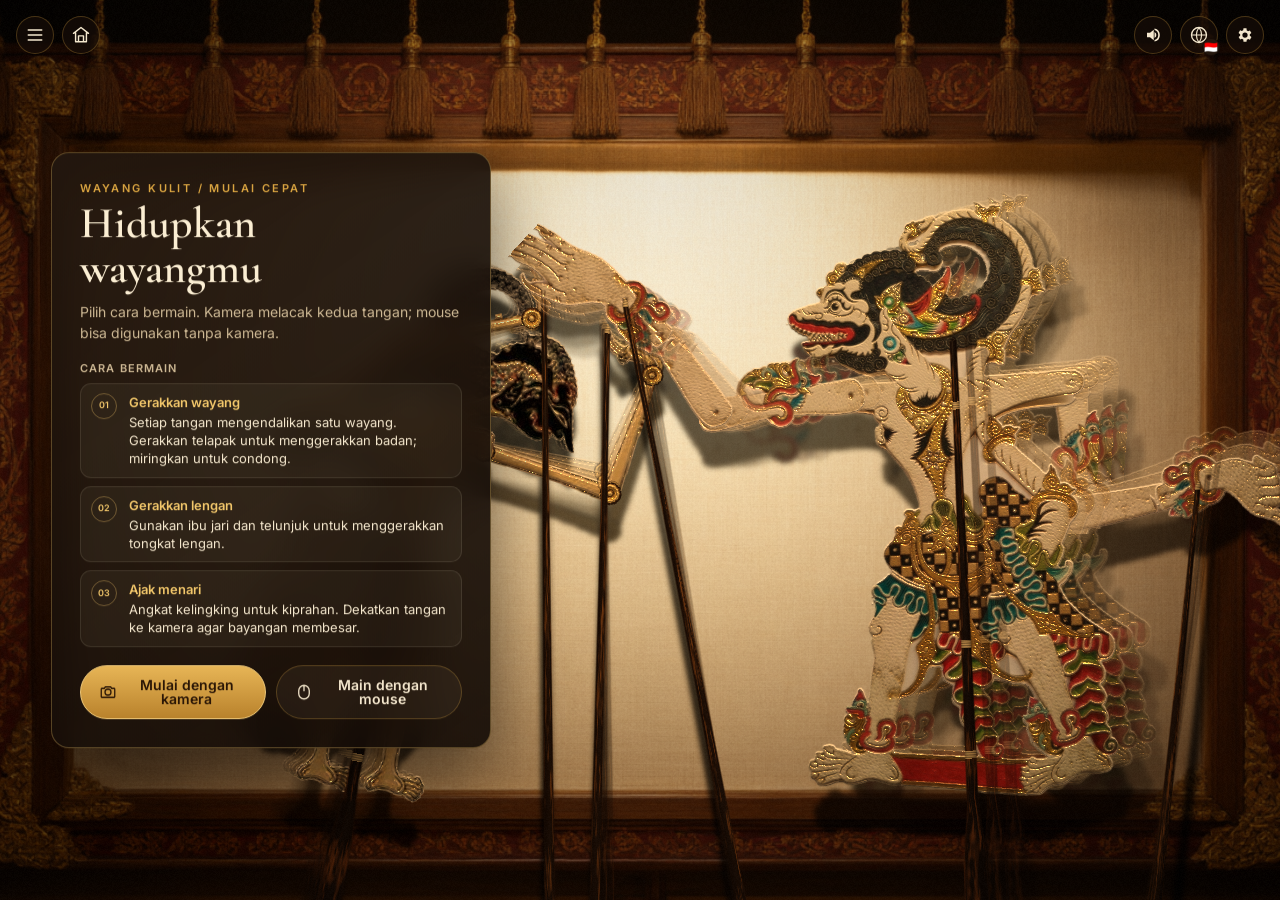
<file: index.html>
<!doctype html>
<html lang="id">
  <head>
    <meta charset="utf-8" />
    <meta name="viewport" content="width=device-width, initial-scale=1" />
    <title>Wayang Kulit — Hand Puppetry</title>
    <link rel="preconnect" href="https://fonts.googleapis.com" />
    <link rel="preconnect" href="https://fonts.gstatic.com" crossorigin />
    <link href="https://fonts.googleapis.com/css2?family=Cormorant+Garamond:ital,wght@0,500;0,600;1,500&family=Inter:wght@400;500;600&display=swap" rel="stylesheet" />
    <link rel="stylesheet" href="styles.css" />
  </head>
  <body>
    <canvas id="stage" aria-label="Panggung wayang kulit" data-i18n-aria-label="stage.label"></canvas>
    <video id="video" playsinline muted></video>

    <section id="intro" class="panel intro">
      <p class="eyebrow" data-i18n="intro.eyebrow">Wayang Kulit / Quick start</p>
      <h1 data-i18n-html="intro.title">Bring the puppets<br />to life</h1>
      <p class="lede" data-i18n="intro.lede">Choose how to play. Camera tracks both hands; mouse works without a camera.</p>
      <p class="howto-heading" data-i18n="intro.howto">How to play</p>
      <ul class="howto">
        <li>
          <span class="step-number" aria-hidden="true">01</span>
          <span class="step-copy"><span class="k" data-i18n="intro.step.move">Move a puppet</span><span class="howto-detail" data-i18n="intro.step.move.detail">Each hand controls its matching puppet. Your palm moves the body; tilt to lean.</span></span>
        </li>
        <li>
          <span class="step-number" aria-hidden="true">02</span>
          <span class="step-copy"><span class="k" data-i18n="intro.step.arms">Guide the arms</span><span class="howto-detail" data-i18n="intro.step.arms.detail">Use your thumb and index finger to move the arm rods.</span></span>
        </li>
        <li>
          <span class="step-number" aria-hidden="true">03</span>
          <span class="step-copy"><span class="k" data-i18n="intro.step.dance">Make it dance</span><span class="howto-detail" data-i18n="intro.step.dance.detail">Raise your little finger for kiprahan. Move closer to enlarge the shadow.</span></span>
        </li>
      </ul>
      <div class="actions">
        <button id="start-camera" class="btn primary">
          <svg viewBox="0 0 24 24" aria-hidden="true"><path d="M4 7h3l1.5-2h7L17 7h3a1 1 0 0 1 1 1v10a1 1 0 0 1-1 1H4a1 1 0 0 1-1-1V8a1 1 0 0 1 1-1Zm8 9a4 4 0 1 0 0-8 4 4 0 0 0 0 8Z" fill="none" stroke="currentColor" stroke-width="1.7" stroke-linejoin="round"/></svg>
          <span data-i18n="intro.camera">Start with camera</span>
        </button>
        <button id="use-mouse" class="btn">
          <svg viewBox="0 0 24 24" aria-hidden="true"><path d="M12 3a7 7 0 0 0-7 7v4a7 7 0 0 0 14 0v-4a7 7 0 0 0-7-7Zm0 0v7" fill="none" stroke="currentColor" stroke-width="1.7" stroke-linecap="round" stroke-linejoin="round"/></svg>
          <span data-i18n="intro.mouse">Play with mouse</span>
        </button>
      </div>
      <p id="intro-status" class="status-line" role="status"></p>
    </section>

    <div id="hud" class="hud">
      <div class="pill" id="status" hidden><span class="dot"></span><span id="status-text"></span></div>
    </div>

    <div id="sound-control" class="sound-control">
      <button id="sound-toggle" class="icon-btn sound-btn" type="button" aria-label="Music volume" aria-expanded="false" aria-controls="sound-menu" title="Music volume" data-i18n-aria-label="settings.volume" data-i18n-title="settings.volume">
        <svg class="on" viewBox="0 0 24 24" width="18" height="18" aria-hidden="true"><path fill="currentColor" d="M4 9v6h4l5 4V5L8 9H4Zm12.5 3a4.5 4.5 0 0 0-2.5-4v8a4.5 4.5 0 0 0 2.5-4Zm-2.5-8.8v2.1a7 7 0 0 1 0 13.4v2.1a9 9 0 0 0 0-17.6Z"/></svg>
        <svg class="off" viewBox="0 0 24 24" width="18" height="18" aria-hidden="true"><path fill="currentColor" d="M4 9v6h4l5 4V5L8 9H4Zm12.6 3 2.7-2.7-1.4-1.4-2.7 2.7-2.7-2.7-1.4 1.4 2.7 2.7-2.7 2.7 1.4 1.4 2.7-2.7 2.7 2.7 1.4-1.4-2.7-2.7Z" transform="translate(2 0)"/></svg>
      </button>
      <div id="sound-menu" class="panel sound-menu" role="group" aria-label="Music volume" data-i18n-aria-label="settings.volume" hidden>
        <div class="sound-volume-control">
          <label for="opt-volume" data-i18n="settings.volume">Music volume</label>
          <div class="sound-volume-row">
            <button id="sound-mute-toggle" class="sound-mute-toggle" type="button" aria-label="Mute music" aria-pressed="false" title="Mute music" data-i18n-aria-label="sound.mute-toggle" data-i18n-title="sound.mute-toggle">
              <svg class="on" viewBox="0 0 24 24" width="18" height="18" aria-hidden="true"><path fill="currentColor" d="M4 9v6h4l5 4V5L8 9H4Zm12.5 3a4.5 4.5 0 0 0-2.5-4v8a4.5 4.5 0 0 0 2.5-4Zm-2.5-8.8v2.1a7 7 0 0 1 0 13.4v2.1a9 9 0 0 0 0-17.6Z"/></svg>
              <svg class="off" viewBox="0 0 24 24" width="18" height="18" aria-hidden="true"><path fill="currentColor" d="M4 9v6h4l5 4V5L8 9H4Zm12.6 3 2.7-2.7-1.4-1.4-2.7 2.7-2.7-2.7-1.4 1.4 2.7 2.7-2.7 2.7 1.4 1.4 2.7-2.7 2.7 2.7 1.4-1.4-2.7-2.7Z" transform="translate(2 0)"/></svg>
            </button>
            <input type="range" id="opt-volume" min="0" max="1" step="0.01" value="0.6" />
          </div>
        </div>
      </div>
    </div>
    <div id="language-picker" class="language-picker">
      <button id="language-toggle" class="icon-btn language-toggle" type="button" aria-label="Change language" aria-expanded="false" aria-controls="language-menu" title="Change language" data-i18n-aria-label="nav.language" data-i18n-title="nav.language">
        <svg viewBox="0 0 24 24" width="20" height="20" aria-hidden="true"><circle cx="12" cy="12" r="9" fill="none" stroke="currentColor" stroke-width="1.6"/><path d="M3.5 12h17M12 3a14.5 14.5 0 0 1 0 18M12 3a14.5 14.5 0 0 0 0 18" fill="none" stroke="currentColor" stroke-width="1.4"/></svg>
        <span id="language-flag" class="language-flag" aria-hidden="true">🇮🇩</span>
      </button>
      <div id="language-menu" class="panel language-menu" role="group" aria-label="Choose language" data-i18n-aria-label="nav.language" hidden>
        <button class="language-option" type="button" data-language="id" aria-pressed="false">
          <span class="language-option-flag" aria-hidden="true">🇮🇩</span>
          <span data-i18n="language.indonesian">Bahasa Indonesia</span>
        </button>
        <button class="language-option" type="button" data-language="en" aria-pressed="false">
          <span class="language-option-flag" aria-hidden="true">🇬🇧</span>
          <span data-i18n="language.english">English</span>
        </button>
      </div>
    </div>
    <button id="menu-toggle" class="icon-btn" type="button" aria-label="Menu" aria-expanded="false" aria-controls="app-menu" title="Menu" data-i18n-aria-label="nav.menu" data-i18n-title="nav.menu">
      <svg viewBox="0 0 24 24" width="20" height="20" aria-hidden="true"><path d="M4 6h16M4 12h16M4 18h16" fill="none" stroke="currentColor" stroke-width="2" stroke-linecap="round"/></svg>
    </button>
    <button id="home-toggle" class="icon-btn" type="button" aria-label="Kembali ke menu utama" title="Kembali ke menu utama" data-i18n-aria-label="nav.home" data-i18n-title="nav.home">
      <svg viewBox="0 0 24 24" width="20" height="20" aria-hidden="true"><path d="m3 10 9-7 9 7M5.5 9v11h13V9M9 20v-7h6v7" fill="none" stroke="currentColor" stroke-width="1.7" stroke-linecap="round" stroke-linejoin="round"/></svg>
    </button>
    <button id="settings-toggle" class="icon-btn" aria-label="Settings" aria-expanded="false" data-i18n-aria-label="nav.settings">
      <svg viewBox="0 0 24 24" width="18" height="18" aria-hidden="true"><path fill="currentColor" d="M19.4 13a7.6 7.6 0 0 0 0-2l2.1-1.6-2-3.5-2.5 1a7.3 7.3 0 0 0-1.7-1L15 3h-4l-.4 2.7a7.3 7.3 0 0 0-1.7 1l-2.5-1-2 3.5L6.6 11a7.6 7.6 0 0 0 0 2l-2.1 1.6 2 3.5 2.5-1a7.3 7.3 0 0 0 1.7 1L11 21h4l.4-2.7a7.3 7.3 0 0 0 1.7-1l2.5 1 2-3.5ZM13 15.5a3.5 3.5 0 1 1 0-7 3.5 3.5 0 0 1 0 7Z" transform="translate(-1 0)"/></svg>
    </button>

    <nav id="app-menu" class="panel app-menu" aria-label="Menu fitur" data-i18n-aria-label="menu.label" hidden>
      <p class="menu-heading" data-i18n="menu.heading">Fitur</p>
      <button id="open-quiz" class="menu-item" type="button">
        <span class="menu-item-icon" aria-hidden="true">
          <svg viewBox="0 0 24 24" width="20" height="20"><path d="M5 4.5A2.5 2.5 0 0 1 7.5 2H20v17H7.5A2.5 2.5 0 0 0 5 21.5v-17ZM5 18a2.5 2.5 0 0 1 2.5-2.5H20M10 7h6M10 10h6" fill="none" stroke="currentColor" stroke-width="1.6" stroke-linecap="round" stroke-linejoin="round"/></svg>
        </span>
        <span class="menu-item-copy">
          <span class="menu-item-title" data-i18n="menu.quiz.title">Quiz Tokoh Wayang</span>
          <span class="menu-item-description" data-i18n="menu.quiz.description">Uji pengetahuanmu tentang tokoh wayang.</span>
        </span>
        <svg class="menu-item-arrow" viewBox="0 0 24 24" width="16" height="16" aria-hidden="true"><path d="m9 18 6-6-6-6" fill="none" stroke="currentColor" stroke-width="1.8" stroke-linecap="round" stroke-linejoin="round"/></svg>
      </button>
      <button id="open-stories" class="menu-item" type="button">
        <span class="menu-item-icon" aria-hidden="true">
          <svg viewBox="0 0 24 24" width="20" height="20"><path d="M5 4.5A2.5 2.5 0 0 1 7.5 2H20v17H7.5A2.5 2.5 0 0 0 5 21.5v-17ZM5 18a2.5 2.5 0 0 1 2.5-2.5H20M10 7h6M10 10h6" fill="none" stroke="currentColor" stroke-width="1.6" stroke-linecap="round" stroke-linejoin="round"/></svg>
        </span>
        <span class="menu-item-copy">
          <span class="menu-item-title" data-i18n="menu.stories.title">Cerita Wayang</span>
          <span class="menu-item-description" data-i18n="menu.stories.description">Tonton kisah wayang dengan narator, subtitle tersinkron, dan gestur menunjuk sesuai fokus adegan atau pembicara.</span>
        </span>
        <svg class="menu-item-arrow" viewBox="0 0 24 24" width="16" height="16" aria-hidden="true"><path d="m9 18 6-6-6-6" fill="none" stroke="currentColor" stroke-width="1.8" stroke-linecap="round" stroke-linejoin="round"/></svg>
      </button>
    </nav>

    <aside id="settings" class="panel settings" hidden>
      <h2 data-i18n="settings.heading">Settings</h2>
      <label><span data-i18n="settings.puppets">Puppets</span>
        <select id="opt-characters">
          <option value="two" data-i18n="settings.puppets.two">Two puppets, one per hand</option>
          <option value="one" data-i18n="settings.puppets.one">One puppet</option>
        </select>
      </label>
      <label><span data-i18n="settings.left">Left puppet</span>
        <select id="opt-char-left"></select>
      </label>
      <label id="char-right-row"><span data-i18n="settings.right">Right puppet</span>
        <select id="opt-char-right"></select>
      </label>
      <label><span data-i18n="settings.fingers">Arm-rod fingers</span>
        <select id="opt-fingers">
          <option value="thumb-index" data-i18n="settings.fingers.thumb-index">Thumb + index</option>
          <option value="thumb-pinky" data-i18n="settings.fingers.thumb-pinky">Thumb + pinky (arms spread wider)</option>
          <option value="index-pinky" data-i18n="settings.fingers.index-pinky">Index + pinky</option>
        </select>
      </label>
      <label id="bodyhand-row" hidden><span data-i18n="settings.bodyhand">Body hand (one puppet, two hands)</span>
        <select id="opt-bodyhand">
          <option value="right" data-i18n="settings.bodyhand.right">Right hand holds the gapit</option>
          <option value="left" data-i18n="settings.bodyhand.left">Left hand holds the gapit</option>
        </select>
      </label>
      <label><span data-i18n="settings.facing">Facing</span>
        <select id="opt-facing">
          <option value="target" data-i18n="settings.facing.target">Face each other</option>
          <option value="walk" data-i18n="settings.facing.walk">Face the way they walk</option>
          <option value="manual" data-i18n="settings.facing.manual">Manual (F / G to turn)</option>
        </select>
      </label>
      <label class="row"><input type="checkbox" id="opt-audience-view" /><span data-i18n="settings.audience">POV penonton: tampilkan bayangan saja</span></label>
      <label><span data-i18n="settings.background">Background</span>
        <select id="opt-background"></select>
      </label>
      <label><span data-i18n="settings.music">Music</span>
        <select id="opt-music"></select>
      </label>
      <label class="row"><input type="checkbox" id="opt-camera" checked /><span data-i18n="settings.camera">Show camera preview</span></label>
      <button id="opt-popout" class="btn small" type="button" data-i18n="settings.camera.open">Open camera in new window</button>
      <label><span data-i18n="settings.size">Puppet size</span>
        <input type="range" id="opt-size" min="0.36" max="0.72" step="0.01" value="0.53" />
      </label>
    </aside>

    <div id="preview-box" role="group" aria-label="Pratinjau kamera. Seret atau gunakan tombol panah untuk memindahkannya." data-i18n-aria-label="preview.label" tabindex="0" hidden>
      <canvas id="preview" width="320" height="180"></canvas>
      <button id="preview-popout" class="popout-btn" type="button" aria-label="Open camera in a new window" title="Open in a new window (P)" data-i18n-aria-label="preview.popout" data-i18n-title="preview.popout.title">
        <svg viewBox="0 0 24 24" width="16" height="16" aria-hidden="true"><path fill="currentColor" d="M14 3h7v7h-2V6.4l-8.3 8.3-1.4-1.4L17.6 5H14V3ZM5 5h6v2H5v12h12v-6h2v6a2 2 0 0 1-2 2H5a2 2 0 0 1-2-2V7a2 2 0 0 1 2-2Z"/></svg>
      </button>
    </div>
    <div id="toast" class="toast" role="status" aria-live="polite"></div>
    <div id="error" class="panel error" hidden></div>

    <div id="quiz-modal" class="quiz-backdrop" hidden>
      <section class="panel quiz-dialog" role="dialog" aria-modal="true" aria-labelledby="quiz-title" tabindex="-1">
        <header class="quiz-header">
          <div>
            <p class="eyebrow">Wayang Kulit</p>
            <h2 id="quiz-title" data-i18n="quiz.title">Quiz Tokoh Wayang</h2>
          </div>
          <button id="quiz-close" class="quiz-close" type="button" aria-label="Tutup quiz" data-i18n-aria-label="quiz.close">×</button>
        </header>
        <div id="quiz-game">
          <div class="quiz-meta">
            <span id="quiz-progress"></span>
            <span id="quiz-score"></span>
          </div>
          <p id="quiz-question" class="quiz-question"></p>
          <div id="quiz-options" class="quiz-options" role="group" aria-label="Pilihan jawaban" data-i18n-aria-label="quiz.options"></div>
          <p id="quiz-feedback" class="quiz-feedback" role="status" aria-live="polite"></p>
          <button id="quiz-next" class="btn primary" type="button" hidden></button>
        </div>
        <div id="quiz-results" hidden>
          <p id="quiz-result-score" class="quiz-result-score"></p>
          <div class="actions">
            <button id="quiz-restart" class="btn primary" type="button" data-i18n="quiz.restart">Main lagi</button>
            <button id="quiz-finish" class="btn" type="button" data-i18n="quiz.finish">Selesai</button>
          </div>
        </div>
      </section>
    </div>

    <div id="story-modal" class="quiz-backdrop" hidden>
      <section class="panel quiz-dialog story-dialog" role="dialog" aria-modal="true" aria-labelledby="story-title" tabindex="-1">
        <header class="quiz-header">
          <div>
            <p class="eyebrow" data-i18n="story.eyebrow">Pertunjukan wayang</p>
            <h2 id="story-title" data-i18n="story.title">Pilih cerita</h2>
          </div>
          <button id="story-close" class="quiz-close" type="button" aria-label="Tutup pilihan cerita" data-i18n-aria-label="story.close">×</button>
        </header>
        <div id="story-list" class="story-list"></div>
        <p class="story-voice-note" data-i18n="story.voice-note">Dialog Werkudara–Dewa Ruci menampilkan gestur menunjuk pada tokoh yang berbicara dan meminta akses kamera saat cerita dimulai.</p>
      </section>
    </div>

    <audio id="story-narration" preload="auto" hidden></audio>
    <section id="story-playback" class="story-playback" aria-label="Pemutaran cerita" data-i18n-aria-label="story.playback" hidden>
      <div id="story-caption" class="story-caption" aria-live="polite">
        <p id="story-line" class="story-line"></p>
      </div>
      <div class="story-toolbar">
        <div class="story-controls" role="toolbar" aria-label="Kontrol pemutaran cerita" data-i18n-aria-label="story.controls">
          <button id="story-prev" class="story-icon-btn" type="button" aria-label="Narasi sebelumnya" title="Narasi sebelumnya" data-i18n-aria-label="story.prev" data-i18n-title="story.prev">
            <svg viewBox="0 0 24 24" aria-hidden="true"><path d="m15 5-7 7 7 7M8 12h12" fill="none" stroke="currentColor" stroke-width="1.8" stroke-linecap="round" stroke-linejoin="round"/></svg>
          </button>
          <button id="story-play-toggle" class="story-icon-btn" type="button" aria-label="Jeda cerita" title="Jeda cerita">
            <svg class="icon-play" viewBox="0 0 24 24" aria-hidden="true"><path d="m8 5 11 7-11 7V5Z" fill="currentColor"/></svg>
            <svg class="icon-pause" viewBox="0 0 24 24" aria-hidden="true"><path d="M7 5h4v14H7zM15 5h4v14h-4z" fill="currentColor"/></svg>
          </button>
          <button id="story-next" class="story-icon-btn" type="button" aria-label="Narasi berikutnya" title="Narasi berikutnya">
            <svg viewBox="0 0 24 24" aria-hidden="true"><path d="m9 5 7 7-7 7m7-7H4" fill="none" stroke="currentColor" stroke-width="1.8" stroke-linecap="round" stroke-linejoin="round"/></svg>
          </button>
          <button id="story-subtitle-toggle" class="story-icon-btn" type="button" aria-label="Sembunyikan subtitle" title="Sembunyikan subtitle" aria-pressed="true">
            <svg class="icon-eye" viewBox="0 0 24 24" aria-hidden="true"><path d="M2.5 12s3.2-6 9.5-6 9.5 6 9.5 6-3.2 6-9.5 6-9.5-6-9.5-6Z" fill="none" stroke="currentColor" stroke-width="1.7"/><circle cx="12" cy="12" r="2.6" fill="none" stroke="currentColor" stroke-width="1.7"/></svg>
            <svg class="icon-eye-off" viewBox="0 0 24 24" aria-hidden="true"><path d="M3 3 21 21M10.6 6.2A10.7 10.7 0 0 1 12 6c6.3 0 9.5 6 9.5 6a14 14 0 0 1-3.1 3.8M6.2 6.3C3.9 7.8 2.5 12 2.5 12s3.2 6 9.5 6c1 0 1.9-.2 2.7-.5M9.9 9.9a3 3 0 0 0 4.2 4.2" fill="none" stroke="currentColor" stroke-width="1.7" stroke-linecap="round" stroke-linejoin="round"/></svg>
          </button>
          <button id="story-exit" class="story-icon-btn" type="button" aria-label="Keluar dari cerita" title="Keluar dari cerita" data-i18n-aria-label="story.exit" data-i18n-title="story.exit">
            <svg viewBox="0 0 24 24" aria-hidden="true"><path d="M10 17l5-5-5-5m5 5H3m9-9h7a2 2 0 0 1 2 2v14a2 2 0 0 1-2 2h-7" fill="none" stroke="currentColor" stroke-width="1.8" stroke-linecap="round" stroke-linejoin="round"/></svg>
          </button>
        </div>
      </div>
    </section>

    <script type="module" src="main.js"></script>
  </body>
</html>
</file>
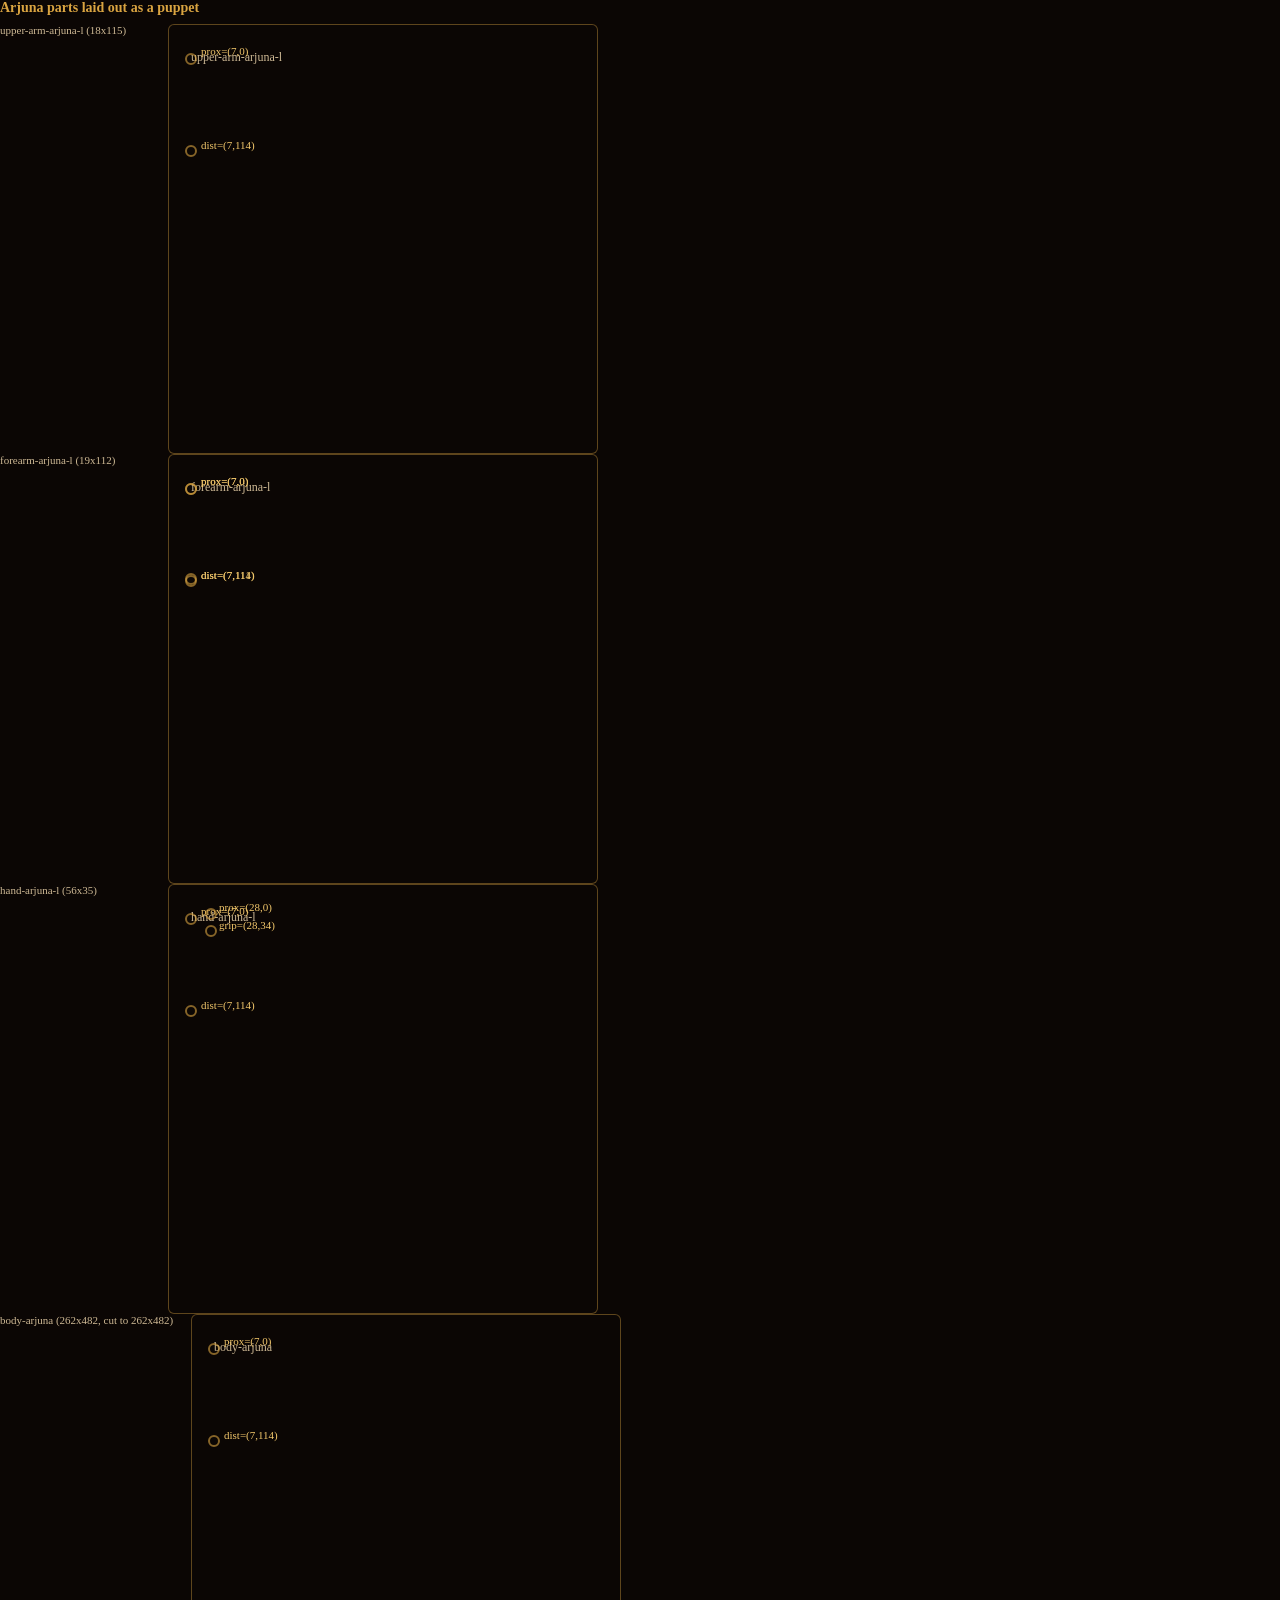
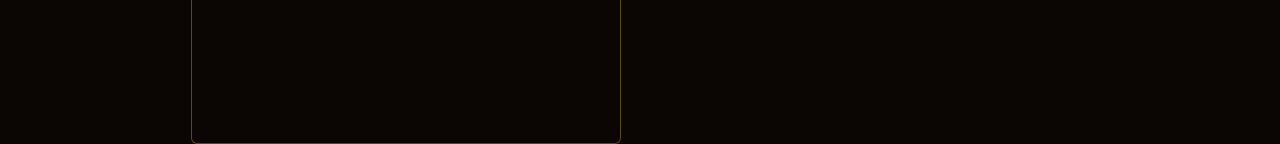
<file: _debug_arjuna.html>
<!doctype html><html><head><style>
body{background:#0b0604;margin:0;color:#f4e7cd;font-family:Inter}
#wrap{padding:32px;display:flex;flex-direction:column;gap:18px}
h2{margin:0 0 8px;font-size:14px;color:#d9a441}
.canvas-wrap{display:flex;gap:18px;align-items:flex-start;flex-wrap:wrap}
.canvas-wrap label{font-size:11px;color:#cdb894;min-width:150px}
canvas{border:1px solid rgba(217,164,65,.4);background:#0b0604;border-radius:6px;padding:14px}
</style></head><body>
<h2>Arjuna parts laid out as a puppet</h2>
<div class="canvas-wrap">
  <label>upper-arm-arjuna-l (18x115)</label>
  <canvas id="ca" width="400" height="400"></canvas>
</div>
<div class="canvas-wrap">
  <label>forearm-arjuna-l (19x112)</label>
  <canvas id="cb" width="400" height="400"></canvas>
</div>
<div class="canvas-wrap">
  <label>hand-arjuna-l (56x35)</label>
  <canvas id="cc" width="400" height="400"></canvas>
</div>
<div class="canvas-wrap">
  <label>body-arjuna (262x482, cut to 262x482)</label>
  <canvas id="cd" width="400" height="400"></canvas>
</div>
<script>
const imgs = {
  ca:new Image(), cb:new Image(), cc:new Image(), cd:new Image(),
  draw(){
    const parts=[
      {id:'ca',src:imgs.ca,ox:0,oy:0,label:'upper-arm-arjuna-l'},
      {id:'cb',src:imgs.cb,ox:0,oy:0,label:'forearm-arjuna-l'},
      {id:'cc',src:imgs.cc,ox:0,oy:0,label:'hand-arjuna-l'},
      {id:'cd',src:imgs.cd,ox:0,oy:0,label:'body-arjuna'},
    ];
    for(const p of parts){
      const c=document.getElementById(p.id).getContext('2d');
      c.clearRect(0,0,c.width,c.height);
      c.drawImage(p.src, p.ox, p.oy);
      // label
      c.fillStyle='#cdb894'; c.font='12px Inter'; c.fillText(p.label, 8, 22);
      c.strokeStyle='rgba(217,164,65,.6)'; c.lineWidth=2;
      // draw crosshair at center of a 18x115 strip (x=7..8, y=0..114 scaled)
      // upper arm
      c.beginPath(); c.arc(8, 20, 5, 0, 7); c.stroke();
      c.fillStyle='#f2c76b'; c.font='11px Inter'; c.fillText('prox=(7,0)', 18, 16);
      c.beginPath(); c.arc(8, 112, 5, 0, 7); c.stroke();
      c.fillStyle='#f2c76b'; c.fillText('dist=(7,114)', 18, 110);
    }
    // forearm
    const c2=document.getElementById('cb').getContext('2d');
    c2.beginPath(); c2.arc(8, 20, 5, 0, 7); c2.stroke();
    c2.fillStyle='#f2c76b'; c2.fillText('prox=(7,0)', 18, 16);
    c2.beginPath(); c2.arc(8, 110, 5, 0, 7); c2.stroke();
    c2.fillStyle='#f2c76b'; c2.fillText('dist=(7,111)', 18, 110);
    // hand
    const c3=document.getElementById('cc').getContext('2d');
    c3.beginPath(); c3.arc(28, 15, 5, 0, 7); c3.stroke();
    c3.fillStyle='#f2c76b'; c3.fillText('prox=(28,0)', 36, 12);
    c3.beginPath(); c3.arc(28, 32, 5, 0, 7); c3.stroke();
    c3.fillStyle='#f2c76b'; c3.fillText('grip=(28,34)', 36, 30);
  }
};
imgs.ca.src='assets/upper-arm-arjuna-l.png';
imgs.cb.src='assets/forearm-arjuna-l.png';
imgs.cc.src='assets/hand-arjuna-l.png';
imgs.cd.src='assets/body-arjuna.png';
imgs.draw();
</script>
</body></html>
</file>
<file: styles.css>
:root {
  --ink: #f4e7cd;
  --ink-dim: #cdb894;
  --gold: #d9a441;
  --gold-hi: #f2c76b;
  --panel: rgba(22, 13, 7, 0.74);
  --line: rgba(217, 164, 65, 0.28);
  --scrollbar-track: #21150f;
  --scrollbar-thumb: #76502d;
  --scrollbar-thumb-hover: #a9783f;
  --serif: 'Cormorant Garamond', 'Iowan Old Style', Georgia, serif;
  --sans: 'Inter', system-ui, -apple-system, 'Segoe UI', sans-serif;
}

* {
  box-sizing: border-box;
  scrollbar-color: var(--scrollbar-thumb) var(--scrollbar-track);
  scrollbar-width: thin;
}
[hidden] { display: none !important; }

::-webkit-scrollbar {
  width: 10px;
  height: 10px;
}
::-webkit-scrollbar-track {
  background: var(--scrollbar-track);
  border-radius: 999px;
}
::-webkit-scrollbar-thumb {
  background: var(--scrollbar-thumb);
  border: 2px solid var(--scrollbar-track);
  border-radius: 999px;
}
::-webkit-scrollbar-thumb:hover { background: var(--scrollbar-thumb-hover); }

html, body {
  margin: 0;
  height: 100%;
  overflow: hidden;
  background: #0b0604;
  color: var(--ink);
  font-family: var(--sans);
  font-size: 14px;
}

#stage {
  position: fixed;
  inset: 0;
  width: 100vw;
  height: 100vh;
  display: block;
  cursor: crosshair;
}

#video { display: none; }

.panel {
  background: var(--panel);
  border: 1px solid var(--line);
  border-radius: 14px;
  backdrop-filter: blur(10px) saturate(1.2);
  -webkit-backdrop-filter: blur(10px) saturate(1.2);
  box-shadow: 0 20px 60px rgba(0, 0, 0, 0.45);
}

.intro {
  position: fixed;
  left: max(16px, 4vw);
  top: 50%;
  transform: translateY(-50%);
  width: min(440px, calc(100vw - 32px));
  padding: 28px;
  border-color: rgba(242, 199, 107, 0.3);
  border-radius: 18px;
  background: linear-gradient(145deg, rgba(34, 23, 15, 0.94), rgba(17, 10, 6, 0.9));
  backdrop-filter: blur(16px) saturate(1.15);
  -webkit-backdrop-filter: blur(16px) saturate(1.15);
  box-shadow: 0 24px 70px rgba(0, 0, 0, 0.55);
  transition: opacity 0.5s ease, transform 0.5s ease;
}
.intro.gone {
  opacity: 0;
  transform: translate(-24px, -50%);
  pointer-events: none;
}
.intro h1 {
  margin-bottom: 10px;
  font-size: clamp(36px, 4vw, 44px);
}
.intro .lede {
  margin-bottom: 18px;
  font-size: 14px;
}
.howto-heading {
  margin: 0 0 8px;
  color: var(--ink-dim);
  font-size: 11px;
  font-weight: 600;
  letter-spacing: 0.1em;
  text-transform: uppercase;
}

.eyebrow {
  margin: 0 0 6px;
  color: var(--gold);
  font-size: 11px;
  letter-spacing: 0.22em;
  text-transform: uppercase;
  font-weight: 600;
}

h1 {
  margin: 0 0 10px;
  font-family: var(--serif);
  font-weight: 600;
  font-size: 38px;
  line-height: 1.02;
  color: #fbeed3;
}

.lede {
  margin: 0 0 18px;
  color: var(--ink-dim);
  line-height: 1.5;
}

.howto {
  list-style: none;
  margin: 0 0 18px;
  padding: 0;
  display: grid;
  gap: 8px;
}
.howto li {
  display: grid;
  grid-template-columns: 28px minmax(0, 1fr);
  align-items: start;
  gap: 10px;
  padding: 9px 10px;
  border: 1px solid rgba(244, 231, 205, 0.1);
  border-radius: 11px;
  background: rgba(255, 235, 200, 0.045);
  line-height: 1.4;
  color: var(--ink);
}
.step-number {
  width: 26px;
  height: 26px;
  display: grid;
  place-items: center;
  border: 1px solid rgba(242, 199, 107, 0.35);
  border-radius: 50%;
  color: var(--gold-hi);
  font-size: 9px;
  font-weight: 600;
  letter-spacing: 0.04em;
}
.step-copy {
  min-width: 0;
  display: grid;
  gap: 2px;
}
.howto .k {
  color: var(--gold-hi);
  font-weight: 600;
  font-size: 13px;
}
.howto-detail {
  color: var(--ink);
  font-size: 13px;
}

.actions { display: flex; gap: 10px; flex-wrap: wrap; }
.intro .actions .btn {
  flex: 1 1 170px;
  min-height: 48px;
  display: inline-flex;
  align-items: center;
  justify-content: center;
  gap: 9px;
}
.intro .actions .btn svg {
  width: 18px;
  height: 18px;
  flex: none;
}
#intro-status:empty { display: none; }
#intro-status { margin-top: 10px; }

.btn {
  appearance: none;
  border: 1px solid var(--line);
  background: rgba(255, 235, 200, 0.05);
  color: var(--ink);
  font: 600 14px/1 var(--sans);
  padding: 12px 18px;
  border-radius: 999px;
  cursor: pointer;
  transition: background 0.2s, border-color 0.2s, transform 0.1s;
}
.btn:hover { background: rgba(255, 235, 200, 0.1); border-color: rgba(217, 164, 65, 0.55); }
.btn:active { transform: translateY(1px); }
.btn.primary {
  background: linear-gradient(180deg, #e7b556, #b9822c);
  border-color: #f0c979;
  color: #2a1606;
}
.btn.primary:hover { background: linear-gradient(180deg, #f0c266, #c48d34); }
.btn:disabled { opacity: 0.6; cursor: progress; }

.status-line {
  min-height: 1.2em;
  margin: 14px 0 0;
  color: var(--ink-dim);
  font-size: 13px;
}
.status-line.err { color: #ffb39a; }

.hud {
  position: fixed;
  left: 16px;
  bottom: 16px;
  display: flex;
  align-items: center;
  gap: 14px;
  flex-wrap: wrap;
  pointer-events: none;
  transition: opacity 0.3s;
}
.pill {
  display: inline-flex;
  align-items: center;
  gap: 8px;
  padding: 7px 12px;
  border-radius: 999px;
  background: var(--panel);
  border: 1px solid var(--line);
  font-size: 12px;
  font-weight: 500;
}
.dot {
  width: 8px;
  height: 8px;
  border-radius: 50%;
  background: #8a7a60;
}
.pill.live .dot { background: #8fdc7a; box-shadow: 0 0 8px #8fdc7a; }
.pill.warn .dot { background: #f0b24a; box-shadow: 0 0 8px #f0b24a; }

.icon-btn {
  position: fixed;
  top: 16px;
  right: 16px;
  width: 38px;
  height: 38px;
  display: grid;
  place-items: center;
  border-radius: 50%;
  border: 1px solid var(--line);
  background: var(--panel);
  color: var(--ink);
  cursor: pointer;
  transition: opacity 0.3s, transform 0.3s;
}
.icon-btn:hover { border-color: rgba(217, 164, 65, 0.6); }
#menu-toggle { left: 16px; right: auto; }
#menu-toggle:disabled { cursor: default; }
#home-toggle { left: 62px; right: auto; }
.sound-control {
  position: fixed;
  z-index: 26;
  top: 16px;
  right: 108px;
}
.sound-btn {
  position: relative;
  top: auto;
  right: auto;
}
.sound-btn .off,
.sound-btn[data-muted='true'] .on { display: none; }
.sound-btn[data-muted='true'] .off { display: block; }
.sound-menu {
  position: absolute;
  top: 46px;
  right: 0;
  display: grid;
  gap: 12px;
  width: min(240px, calc(100vw - 32px));
  padding: 14px;
}
.sound-menu label {
  display: grid;
  gap: 8px;
  color: var(--ink-dim);
  font-size: 12px;
}
.sound-menu input[type='range'] {
  width: 100%;
  accent-color: var(--gold);
}
.sound-volume-control { display: grid; gap: 8px; }
.sound-volume-row {
  display: flex;
  align-items: center;
  gap: 9px;
}
.sound-volume-row input[type='range'] {
  flex: 1;
  min-width: 0;
  width: auto;
}
.sound-mute-toggle {
  appearance: none;
  flex: none;
  width: 34px;
  height: 34px;
  display: grid;
  place-items: center;
  border: 1px solid var(--line);
  border-radius: 50%;
  background: rgba(255, 235, 200, 0.06);
  color: var(--ink);
  cursor: pointer;
}
.sound-mute-toggle:hover { border-color: rgba(217, 164, 65, 0.6); }
.sound-mute-toggle:focus-visible { outline: 2px solid var(--gold-hi); outline-offset: 2px; }
.sound-mute-toggle .off,
.sound-mute-toggle[data-muted='true'] .on { display: none; }
.sound-mute-toggle[data-muted='true'] .off { display: block; }
.language-picker {
  position: fixed;
  z-index: 25;
  top: 16px;
  right: 62px;
  transition: opacity 0.3s, transform 0.3s;
}
.language-toggle {
  position: relative;
  top: auto;
  right: auto;
}
.language-flag {
  position: absolute;
  right: -3px;
  bottom: -3px;
  display: grid;
  place-items: center;
  width: 18px;
  height: 18px;
  border: 1px solid rgba(22, 13, 7, 0.9);
  border-radius: 50%;
  background: #25180e;
  font-size: 11px;
  line-height: 1;
}
.language-menu {
  position: absolute;
  top: 46px;
  right: 0;
  width: max-content;
  min-width: 190px;
  padding: 6px;
  display: grid;
  gap: 4px;
}
.language-option {
  display: flex;
  align-items: center;
  gap: 10px;
  width: 100%;
  min-height: 40px;
  padding: 8px 10px;
  border: 1px solid transparent;
  border-radius: 9px;
  background: transparent;
  color: var(--ink);
  font: 500 13px/1.2 var(--sans);
  text-align: left;
  cursor: pointer;
}
.language-option:hover,
.language-option:focus-visible,
.language-option[aria-pressed='true'] {
  border-color: var(--line);
  background: rgba(255, 235, 200, 0.08);
}
.language-option:focus-visible { outline: 2px solid var(--gold-hi); outline-offset: 1px; }
.language-option-flag { font-size: 18px; line-height: 1; }
body.chrome-hidden .language-picker {
  opacity: 0;
  pointer-events: none;
  transform: translateY(-8px);
}
#hud { transition: opacity 0.3s, transform 0.3s; }
body.chrome-hidden #hud,
body.chrome-hidden .icon-btn {
  opacity: 0;
  pointer-events: none;
  transform: translateY(-8px);
}

.app-menu {
  position: fixed;
  top: 62px;
  left: 16px;
  width: min(280px, calc(100vw - 32px));
  max-height: calc(100vh - 78px);
  overflow-y: auto;
  padding: 12px;
  display: grid;
  gap: 8px;
  align-content: start;
  z-index: 20;
}
.menu-heading {
  margin: 0 6px;
  color: var(--ink-dim);
  font: 600 10px/1.3 var(--sans);
  letter-spacing: 0.1em;
  text-transform: uppercase;
}
.menu-item {
  width: 100%;
  display: grid;
  grid-template-columns: 36px minmax(0, 1fr) 16px;
  align-items: center;
  gap: 10px;
  padding: 10px;
  border: 1px solid var(--line);
  border-radius: 11px;
  background: transparent;
  color: var(--ink);
  font-family: var(--sans);
  text-align: left;
  cursor: pointer;
  transition: background 0.18s, border-color 0.18s;
}
.menu-item-icon {
  width: 36px;
  height: 36px;
  display: grid;
  place-items: center;
  border-radius: 10px;
  background: rgba(217, 164, 65, 0.12);
  color: var(--gold-hi);
}
.menu-item-copy {
  min-width: 0;
  display: grid;
  gap: 4px;
}
.menu-item-title {
  font-size: 12px;
  font-weight: 600;
  line-height: 1.35;
}
.menu-item-description {
  color: var(--ink-dim);
  font-size: 10px;
  line-height: 1.4;
}
.menu-item-arrow {
  color: var(--ink-dim);
}
.menu-item:hover,
.menu-item:focus-visible {
  border-color: rgba(217, 164, 65, 0.55);
  background: rgba(255, 235, 200, 0.08);
}
.menu-item:focus-visible { outline: 2px solid var(--gold-hi); outline-offset: 2px; }

.settings {
  position: fixed;
  top: 62px;
  right: 16px;
  width: min(290px, calc(100vw - 32px));
  max-height: calc(100vh - 78px);
  overflow-y: auto;
  padding: 16px 18px;
  display: grid;
  gap: 12px;
}
.settings h2 {
  margin: 0;
  font-family: var(--serif);
  font-size: 22px;
  font-weight: 600;
}
.settings label {
  display: grid;
  gap: 6px;
  font-size: 12px;
  color: var(--ink-dim);
}
.settings label.row {
  display: flex;
  align-items: center;
  gap: 8px;
  color: var(--ink);
}
.settings select,
.settings input[type='range'] {
  width: 100%;
  accent-color: var(--gold);
}
.settings select {
  background: rgba(255, 235, 200, 0.06);
  color: var(--ink);
  border: 1px solid var(--line);
  border-radius: 8px;
  padding: 7px 8px;
  font: 13px var(--sans);
}
.settings select option { background: #1e120a; }
.settings input[type='checkbox'] { accent-color: var(--gold); }

.quiz-backdrop {
  position: fixed;
  inset: 0;
  z-index: 50;
  display: grid;
  place-items: center;
  padding: 16px;
  overflow-y: auto;
  background: rgba(7, 4, 2, 0.76);
  backdrop-filter: blur(5px);
  -webkit-backdrop-filter: blur(5px);
}
.quiz-dialog {
  width: min(540px, calc(100vw - 32px));
  max-height: calc(100vh - 32px);
  overflow-y: auto;
  padding: clamp(20px, 4vw, 30px);
}
.quiz-header {
  display: flex;
  align-items: flex-start;
  justify-content: space-between;
  gap: 16px;
  margin-bottom: 20px;
}
.quiz-header .eyebrow { margin-bottom: 4px; }
.quiz-header h2 {
  margin: 0;
  color: #fbeed3;
  font: 600 28px/1.1 var(--serif);
}
.quiz-close {
  flex: 0 0 36px;
  width: 36px;
  height: 36px;
  border: 1px solid var(--line);
  border-radius: 50%;
  background: rgba(255, 235, 200, 0.05);
  color: var(--ink);
  font: 24px/1 var(--sans);
  cursor: pointer;
}
.quiz-close:hover { border-color: rgba(217, 164, 65, 0.6); }
.story-dialog {
  width: min(700px, calc(100vw - 32px));
}
.story-list {
  display: grid;
  gap: 12px;
}
.story-card {
  width: 100%;
  display: grid;
  grid-template-columns: 58px minmax(0, 1fr) auto;
  align-items: center;
  gap: 14px;
  padding: 14px;
  border: 1px solid var(--line);
  border-radius: 12px;
  background: rgba(255, 235, 200, 0.045);
  color: var(--ink);
  text-align: left;
  cursor: pointer;
}
.story-card:hover,
.story-card:focus-visible {
  border-color: var(--gold);
  background: rgba(255, 235, 200, 0.09);
  outline: none;
}
.story-card-portrait {
  width: 58px;
  height: 82px;
  object-fit: contain;
  border: 1px solid var(--line);
  border-radius: 8px;
  background: rgba(217, 164, 65, 0.08);
}
.story-card-copy {
  min-width: 0;
  display: grid;
  gap: 6px;
}
.story-card-title {
  margin: 0;
  color: #fbeed3;
  font: 600 21px/1.15 var(--serif);
}
.story-card-description,
.story-card-characters {
  margin: 0;
  color: var(--ink-dim);
  font-size: 12px;
  line-height: 1.45;
}
.story-card-action {
  color: var(--gold-hi);
  font-size: 12px;
  font-weight: 600;
  white-space: nowrap;
}
.story-voice-note {
  margin: 14px 0 0;
  color: var(--ink-dim);
  font-size: 12px;
  line-height: 1.5;
}
.story-playback {
  position: fixed;
  z-index: 30;
  inset: 0;
  pointer-events: none;
}
.story-caption {
  position: absolute;
  z-index: 2;
  top: auto;
  bottom: max(88px, calc(env(safe-area-inset-bottom) + 64px));
  left: 50%;
  width: min(900px, calc(100vw - 32px));
  max-height: 28vh;
  overflow-y: auto;
  padding: 8px 14px;
  transform: translateX(-50%);
}
.story-line {
  max-width: 68ch;
  margin: 0;
  margin-inline: auto;
  color: #fff3da;
  font: 500 18px/1.5 var(--serif);
  text-align: center;
  text-shadow: 0 2px 5px #000, 0 0 14px rgba(0, 0, 0, 0.95);
}
.story-toolbar {
  position: absolute;
  z-index: 4;
  left: 50%;
  bottom: max(12px, env(safe-area-inset-bottom));
  display: flex;
  justify-content: center;
  transform: translateX(-50%);
  transition: opacity 0.3s, transform 0.3s;
}
.story-controls {
  display: flex;
  align-items: center;
  justify-content: center;
  gap: 10px;
  pointer-events: auto;
}
.story-icon-btn {
  width: 44px;
  height: 44px;
  display: grid;
  place-items: center;
  padding: 0;
  border: 1px solid rgba(244, 231, 205, 0.32);
  border-radius: 50%;
  background: rgba(22, 13, 7, 0.58);
  color: var(--ink);
  cursor: pointer;
  box-shadow: 0 3px 12px rgba(0, 0, 0, 0.28);
  backdrop-filter: blur(6px);
  -webkit-backdrop-filter: blur(6px);
  transition: background 0.18s, border-color 0.18s, transform 0.18s, opacity 0.3s;
}
.story-icon-btn svg {
  width: 20px;
  height: 20px;
}
.story-icon-btn .icon-pause,
.story-icon-btn .icon-eye-off { display: none; }
.story-icon-btn[data-playing='true'] .icon-play,
.story-icon-btn[aria-pressed='false'] .icon-eye { display: none; }
.story-icon-btn[data-playing='true'] .icon-pause,
.story-icon-btn[aria-pressed='false'] .icon-eye-off { display: block; }
.story-icon-btn:hover:not(:disabled) {
  border-color: var(--gold-hi);
  background: rgba(60, 39, 18, 0.88);
  transform: translateY(-2px);
}
.story-icon-btn:focus-visible {
  outline: 2px solid var(--gold-hi);
  outline-offset: 3px;
}
.story-icon-btn:disabled {
  opacity: 0.38;
  cursor: default;
}
body.chrome-hidden .story-toolbar {
  opacity: 0;
  pointer-events: none;
  transform: translate(-50%, 8px);
}
.quiz-meta {
  display: flex;
  justify-content: space-between;
  gap: 12px;
  color: var(--gold-hi);
  font-size: 12px;
  font-weight: 600;
}
.quiz-question {
  margin: 14px 0 18px;
  color: var(--ink);
  font: 600 20px/1.4 var(--serif);
}
.quiz-options {
  display: grid;
  gap: 9px;
}
.quiz-option {
  width: 100%;
  padding: 12px 14px;
  border: 1px solid var(--line);
  border-radius: 9px;
  background: rgba(255, 235, 200, 0.04);
  color: var(--ink);
  font: 500 13px/1.4 var(--sans);
  text-align: left;
  cursor: pointer;
}
.quiz-option:hover:not(:disabled),
.quiz-option:focus-visible {
  border-color: var(--gold);
  background: rgba(255, 235, 200, 0.09);
  outline: none;
}
.quiz-option:disabled { cursor: default; opacity: 0.92; }
.quiz-option.correct {
  border-color: #8fdc7a;
  background: rgba(75, 145, 66, 0.2);
}
.quiz-option.wrong {
  border-color: #ff9a83;
  background: rgba(165, 63, 47, 0.2);
}
.quiz-feedback {
  min-height: 2.8em;
  margin: 14px 0;
  color: var(--ink-dim);
  font-size: 13px;
  line-height: 1.5;
}
.quiz-result-score {
  margin: 12px 0 24px;
  color: var(--ink);
  font: 600 20px/1.5 var(--serif);
}

#preview-box {
  position: fixed;
  right: 16px;
  bottom: 16px;
  width: min(240px, 38vw);
  cursor: grab;
  touch-action: none;
  transition: opacity 0.3s;
}
#preview-box.dragging { cursor: grabbing; }
#preview-box:focus-visible {
  outline: 2px solid var(--gold-hi);
  outline-offset: 3px;
}
#preview {
  display: block;
  width: 100%;
  aspect-ratio: 16 / 9;
  height: auto;
  border-radius: 10px;
  border: 1px solid var(--line);
  box-shadow: 0 10px 30px rgba(0, 0, 0, 0.5);
  background: #000;
  pointer-events: none;
}
.popout-btn {
  position: absolute;
  top: 6px;
  right: 6px;
  width: 30px;
  height: 30px;
  display: grid;
  place-items: center;
  border-radius: 8px;
  border: 1px solid var(--line);
  background: var(--panel);
  color: var(--ink);
  cursor: pointer;
  opacity: 0;
  transition: opacity 0.2s, border-color 0.2s;
}
#preview-box:hover .popout-btn,
.popout-btn:focus-visible { opacity: 1; }
.popout-btn:hover { border-color: rgba(217, 164, 65, 0.6); }

.btn.small { padding: 9px 14px; font-size: 13px; }

.toast {
  position: fixed;
  top: 22px;
  left: 50%;
  transform: translate(-50%, -8px);
  padding: 8px 18px;
  border-radius: 999px;
  background: var(--panel);
  border: 1px solid var(--line);
  font-family: var(--serif);
  font-style: italic;
  font-size: 20px;
  font-weight: 600;
  color: var(--gold-hi);
  letter-spacing: 0.02em;
  opacity: 0;
  pointer-events: none;
  transition: opacity 0.4s ease, transform 0.4s ease;
  white-space: nowrap;
}
.toast.show {
  opacity: 1;
  transform: translate(-50%, 0);
}
body.ui-hidden .toast { opacity: 0; }

.error {
  position: fixed;
  left: 50%;
  top: 50%;
  transform: translate(-50%, -50%);
  padding: 20px 24px;
  max-width: min(480px, calc(100vw - 32px));
  line-height: 1.5;
}

body.ui-hidden .hud,
body.ui-hidden .icon-btn,
body.ui-hidden .sound-control,
body.ui-hidden .language-picker,
body.ui-hidden #preview-box,
body.ui-hidden .settings { opacity: 0; pointer-events: none; }

@media (max-width: 640px) {
  .sound-menu { right: -92px; }
  .intro {
    top: auto;
    bottom: max(12px, env(safe-area-inset-bottom));
    left: max(12px, env(safe-area-inset-left));
    width: min(440px, calc(100vw - 24px));
    max-height: calc(100vh - 24px);
    overflow-y: auto;
    transform: none;
    padding: 18px;
  }
  .intro.gone { transform: translateY(24px); }
  .intro h1 { font-size: clamp(30px, 8vw, 36px); }
  .intro .lede { font-size: 13px; margin-bottom: 14px; }
  .howto { gap: 7px; margin-bottom: 16px; }
  .howto li { grid-template-columns: 24px minmax(0, 1fr); gap: 8px; padding: 8px; }
  .step-number { width: 24px; height: 24px; }
  .howto .k, .howto-detail { font-size: 12px; }
  .intro .actions { display: grid; grid-template-columns: 1fr; gap: 8px; }
  .intro .actions .btn { width: 100%; min-height: 46px; }
}
@media (max-height: 640px) and (max-width: 640px) {
  .intro { padding: 14px; }
  .intro h1 { font-size: 29px; }
  .intro .lede { margin-bottom: 10px; }
  .howto { gap: 6px; margin-bottom: 12px; }
  .howto li { padding: 6px 8px; }
  .intro .actions .btn { min-height: 42px; }
}
@media (max-width: 600px) {
  .story-card {
    grid-template-columns: 48px minmax(0, 1fr);
    gap: 10px;
    padding: 11px;
  }
  .story-card-portrait { width: 48px; height: 68px; }
  .story-card-action { grid-column: 2; }
  .story-caption {
    max-height: 28vh;
    overflow-y: auto;
    padding: 11px 13px 13px;
  }
  .story-line { font-size: 15px; }
  .story-toolbar { bottom: max(10px, env(safe-area-inset-bottom)); }
  .story-controls { gap: 8px; }
  .story-icon-btn { width: 42px; height: 42px; }
}

@media (max-height: 240px) {
  .app-menu { top: 60px; max-height: calc(100vh - 66px); padding: 6px; gap: 6px; }
  .menu-heading,
  .menu-item-description { display: none; }
  .menu-item {
    grid-template-columns: 30px minmax(0, 1fr) 14px;
    gap: 8px;
    padding: 6px 8px;
  }
  .menu-item-icon { width: 30px; height: 30px; }
  .menu-item-arrow { width: 14px; height: 14px; }
}
</file>
